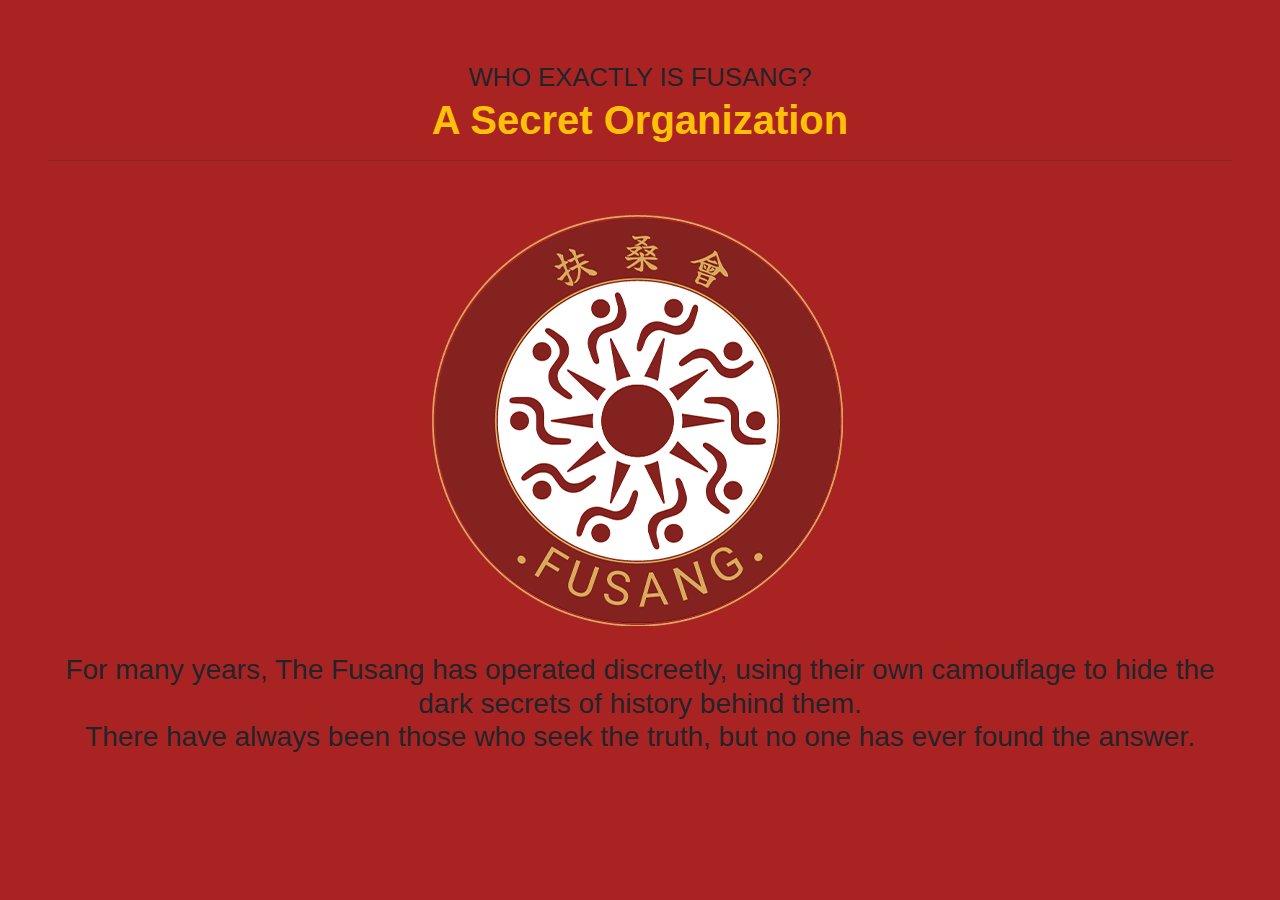
<file: page01.html>
<!DOCTYPE html>
<html lang="zh-Tw">
<!-- Mirrored from timely-jelly-cf554d.netlify.app/page01 by HTTrack Website Copier/3.x [XR&CO'2014], Wed, 30 Oct 2024 09:07:54 GMT -->
<!-- Added by HTTrack --><meta http-equiv="content-type" content="text/html;charset=UTF-8" /><!-- /Added by HTTrack -->
<head>
<meta http-equiv="content-type" content="text/html; charset=UTF-8">
  <meta charset="UTF-8">
  <meta name="viewport" content="width=device-width, initial-scale=1.0">
  <meta name="description" content="WHO EXACTLY IS FUSANG?">
  <meta name="keywords" content="Fusang,archaeology,Ancient civilization,occult,The Sun Empire">
  <meta name="breakpoints" content="1000,499,770">

  <link rel="stylesheet" href="bootstrap.min.css">
  <link rel="stylesheet" href="jquery.dataTables.css">
  <link rel="icon" href="icon.png" type="image/png" sizes="16x16">
  
   
 
  <title>WHO EXACTLY IS FUSANG?</title>
</head>
<body class="containr text-center m-5">
  <h1><small><small>WHO EXACTLY IS FUSANG?</small></small><br><strong class="text-warning">A Secret Organization</strong></h1>
  <hr>

  <img src="img1-1.png" width="" alt="1-1"><br>
<div class="row">
  <div class="col-12 text-center">
  <h3>
    For many years, The Fusang has operated discreetly, using their own camouflage to hide the dark secrets of history behind them.<br>
    There have always been those who seek the truth, but no one has ever found the answer.<br>
  </h3></div>
</div>

</a></body>
<!-- Mirrored from timely-jelly-cf554d.netlify.app/page01 by HTTrack Website Copier/3.x [XR&CO'2014], Wed, 30 Oct 2024 09:07:54 GMT -->
</html>
</file>
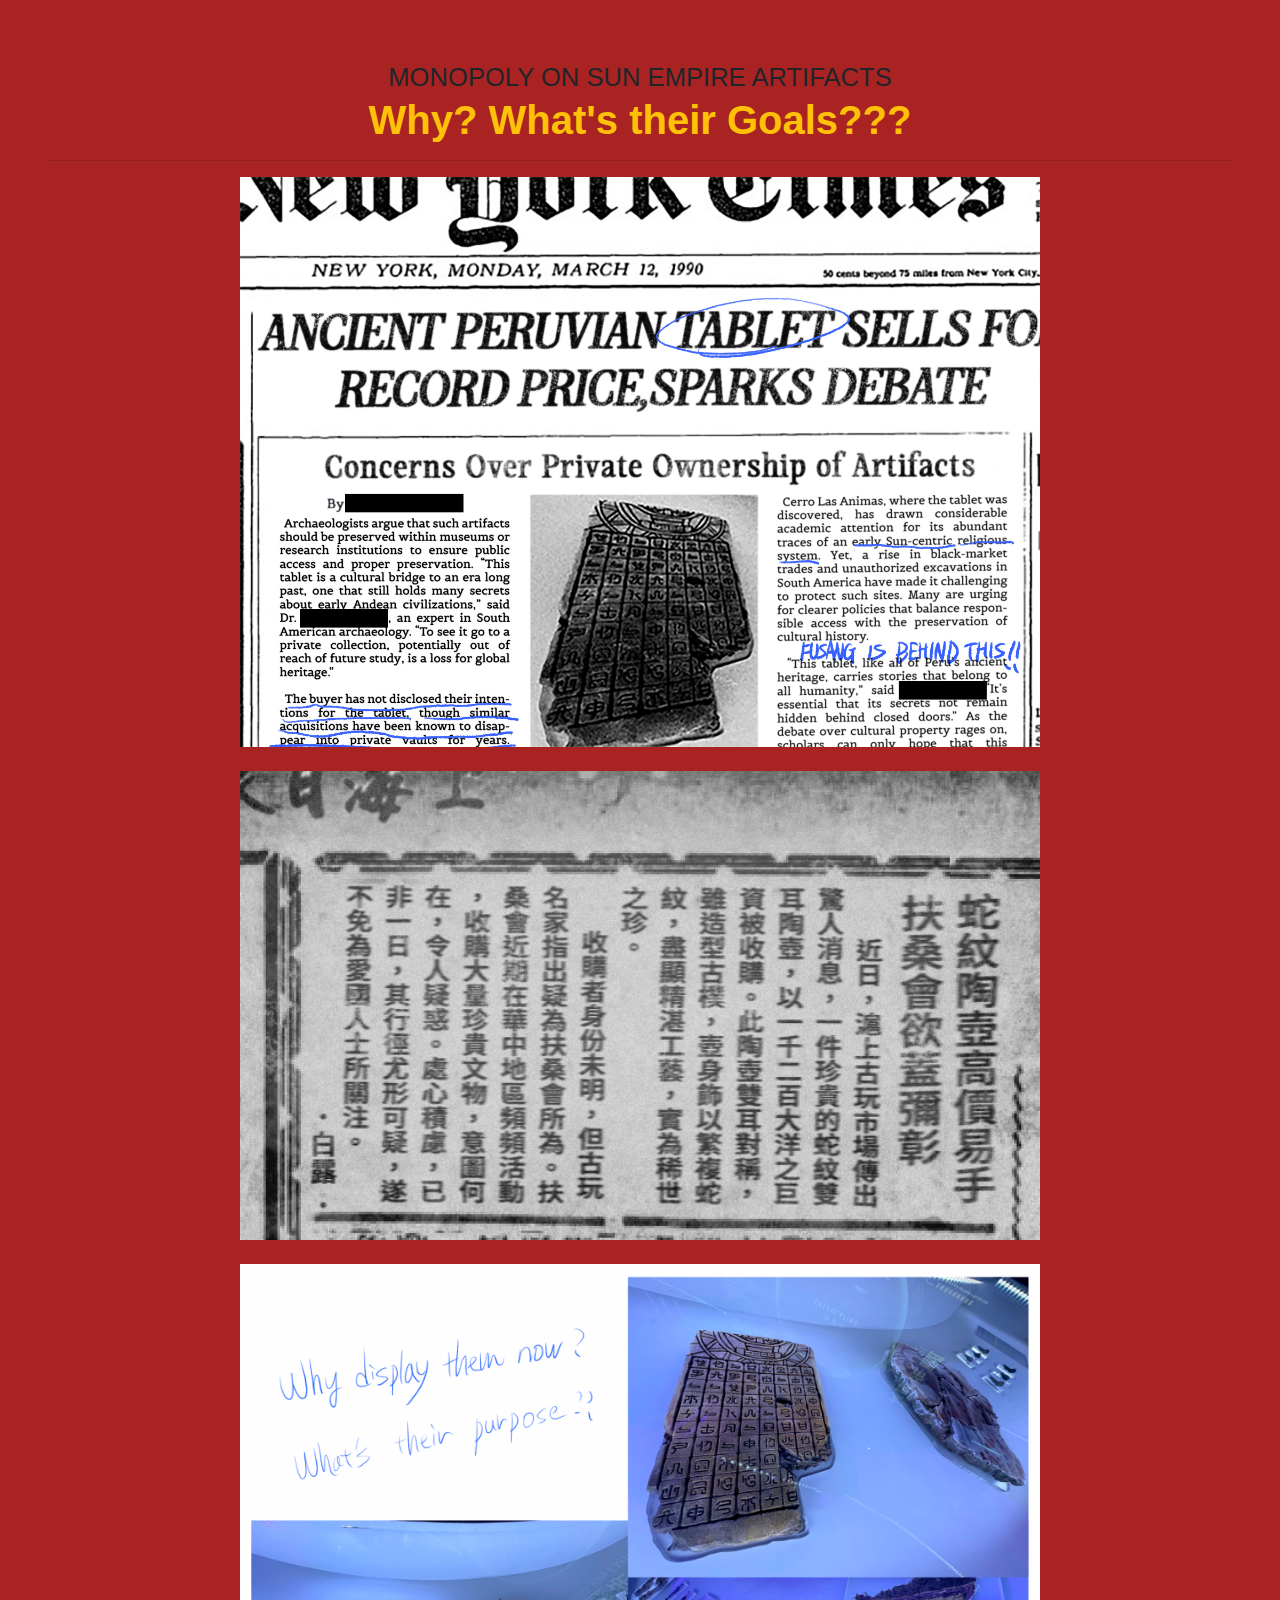
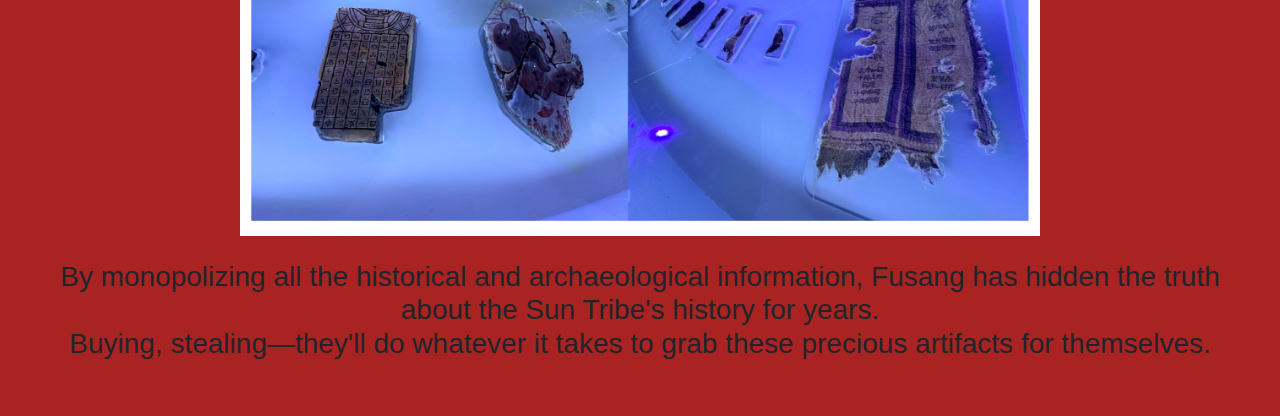
<file: page02.html>
<!DOCTYPE html>
<html lang="zh-Tw">
<!-- Mirrored from timely-jelly-cf554d.netlify.app/page02 by HTTrack Website Copier/3.x [XR&CO'2014], Wed, 30 Oct 2024 09:07:54 GMT -->
<!-- Added by HTTrack --><meta http-equiv="content-type" content="text/html;charset=UTF-8" /><!-- /Added by HTTrack -->
<head>
<meta http-equiv="content-type" content="text/html; charset=UTF-8">
  <meta charset="UTF-8">
  <meta name="viewport" content="width=device-width, initial-scale=1.0">
  <meta name="description" content="MONOPOLY ON SUN EMPIRE ARTIFACTS">
  <meta name="keywords" content="Fusang,archaeology,Ancient civilization,occult,The Sun Empire">
  <meta name="breakpoints" content="1000,499,770">

  <link rel="stylesheet" href="bootstrap.min.css">
  <link rel="stylesheet" href="jquery.dataTables.css">
  <link rel="icon" href="icon.png" type="image/png" sizes="16x16">
  
 
  <title>MONOPOLY ON SUN EMPIRE ARTIFACTS</title>
</head>
<body class="containr text-center m-5">
  <h1><small><small>MONOPOLY ON SUN EMPIRE ARTIFACTS</small></small><br><strong class="text-warning">Why? What's their Goals???</strong></h1>
  <hr>

  <img src="img2-1.jpg" width="800px" alt="2-1"><br><br>
  <img src="img2-2.png" width="800px" alt="2-2"><br><br>
  <img src="img2-3.png" width="800px" alt="2-2"><br><br>
<div class="row">
  <div class="col-12 text-center">
  <h3>
    By monopolizing all the historical and archaeological information, Fusang has hidden the truth about the Sun Tribe's history for years. <br>
    Buying, stealing—they'll do whatever it takes to grab these precious artifacts for themselves.
  </h3></div>
</div>
</a></body>
<!-- Mirrored from timely-jelly-cf554d.netlify.app/page02 by HTTrack Website Copier/3.x [XR&CO'2014], Wed, 30 Oct 2024 09:07:55 GMT -->
</html>
</file>
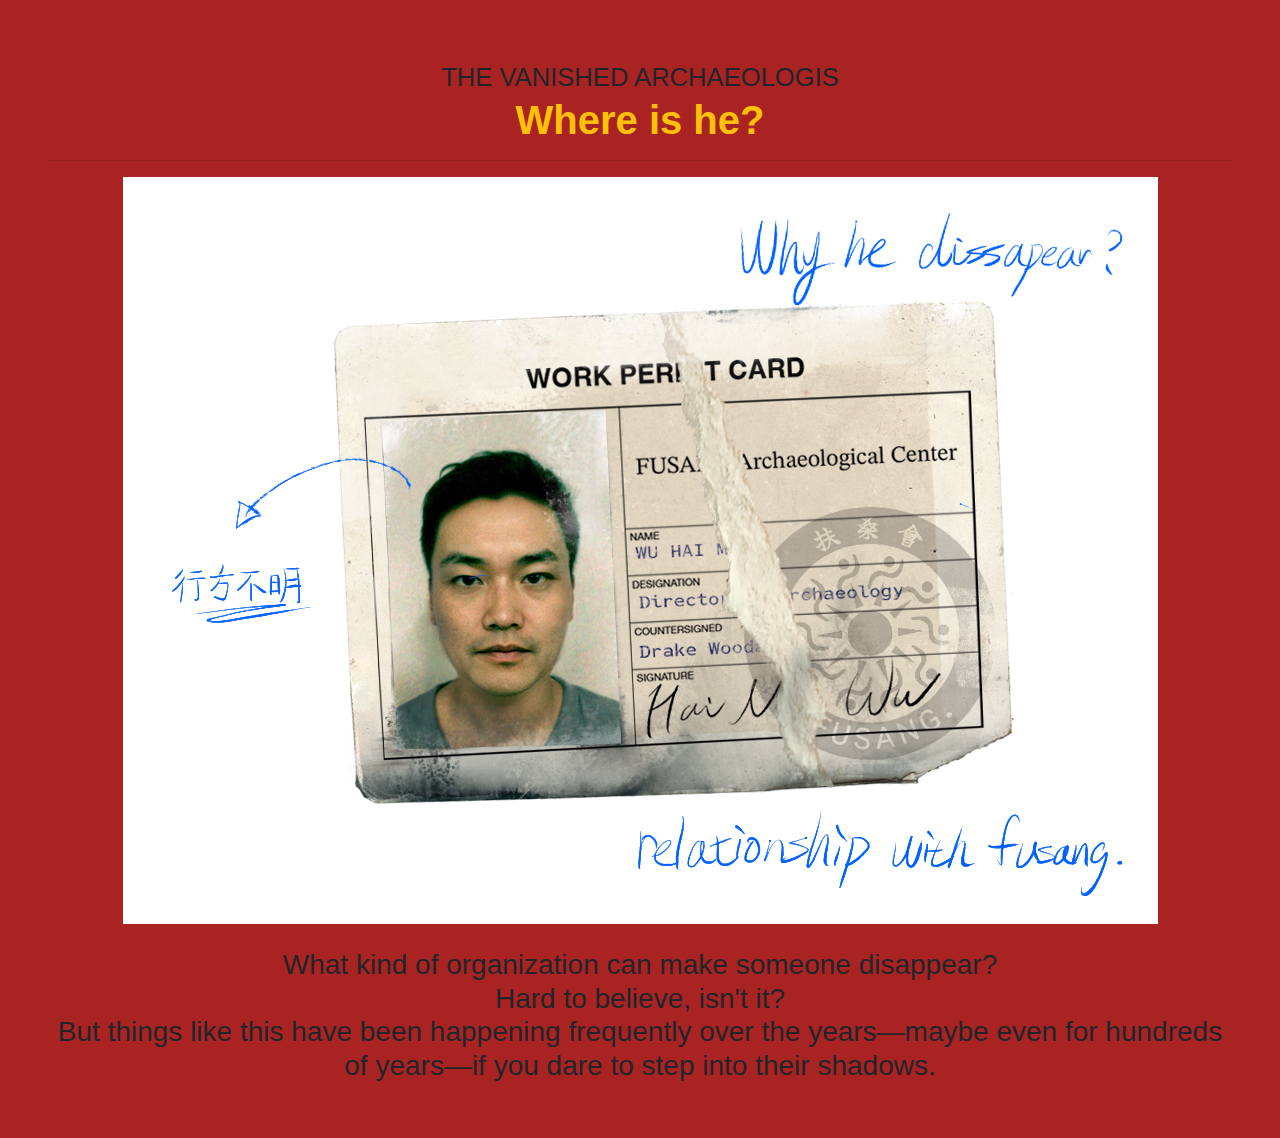
<file: page04.html>
<!DOCTYPE html>
<html lang="zh-Tw">
<!-- Mirrored from timely-jelly-cf554d.netlify.app/page04 by HTTrack Website Copier/3.x [XR&CO'2014], Wed, 30 Oct 2024 09:08:00 GMT -->
<!-- Added by HTTrack --><meta http-equiv="content-type" content="text/html;charset=UTF-8" /><!-- /Added by HTTrack -->
<head>
<meta http-equiv="content-type" content="text/html; charset=UTF-8">
  <meta charset="UTF-8">
  <meta name="viewport" content="width=device-width, initial-scale=1.0">
  <meta name="description" content="UNUSUAL FINANCIAL ACTIVITY OF FUSANG">
  <meta name="keywords" content="Fusang,archaeology,Ancient civilization,occult,The Sun Empire">
  <meta name="breakpoints" content="1000,499,770">

  <link rel="stylesheet" href="bootstrap.min.css">
  <link rel="stylesheet" href="jquery.dataTables.css">
  <link rel="icon" href="icon.png" type="image/png" sizes="16x16">
   
  <title>THE VANISHED ARCHAEOLOGIS</title>
</head>
<body class="containr text-center m-5">
  <h1><small><small>THE VANISHED ARCHAEOLOGIS</small></small><br><strong class="text-warning">Where is he?</strong></h1>
  <hr>

  <img src="img4-1.jpg" width="" alt="4-1"><br><br>
<div class="row">
  <div class="col-12 text-center">
  <h3>
    What kind of organization can make someone disappear? <br>
    Hard to believe, isn't it? <br>
    But things like this have been happening frequently over the years—maybe even for hundreds of years—if you dare to step into their shadows.
  </h3></div>
</div>

</a></body>
<!-- Mirrored from timely-jelly-cf554d.netlify.app/page04 by HTTrack Website Copier/3.x [XR&CO'2014], Wed, 30 Oct 2024 09:08:00 GMT -->
</html>
</file>
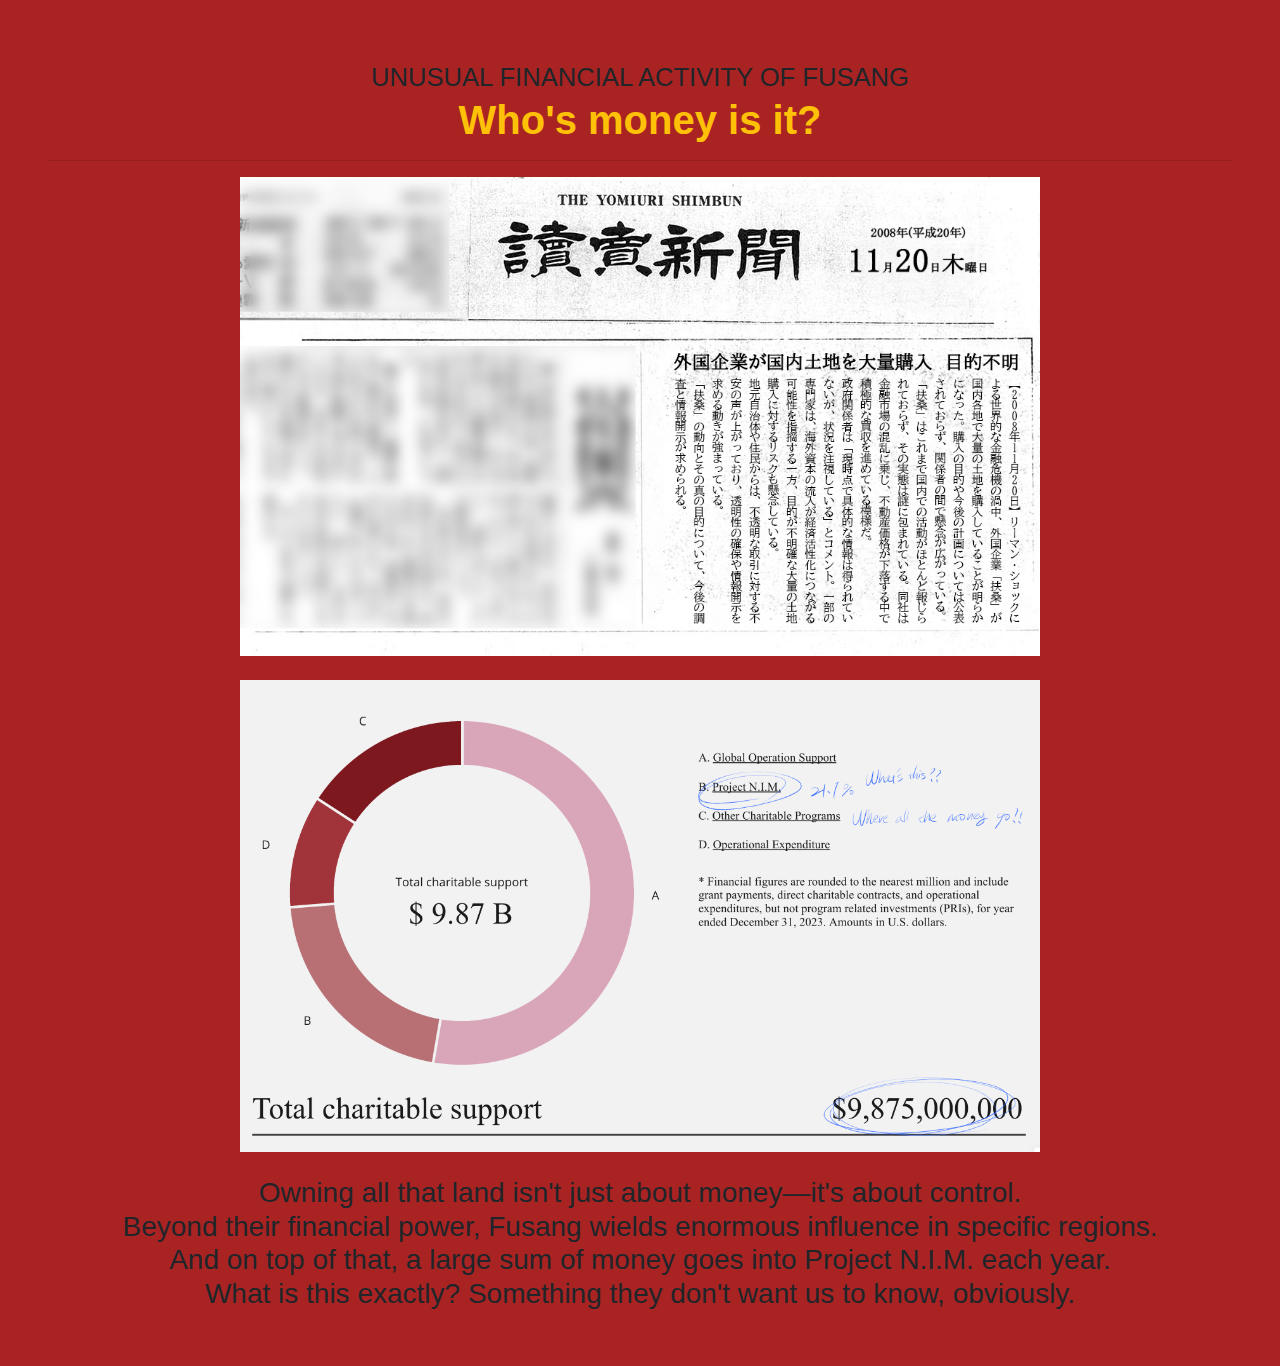
<file: page05.html>
<!DOCTYPE html>
<html lang="zh-Tw">
<!-- Mirrored from timely-jelly-cf554d.netlify.app/page05 by HTTrack Website Copier/3.x [XR&CO'2014], Wed, 30 Oct 2024 09:08:00 GMT -->
<!-- Added by HTTrack --><meta http-equiv="content-type" content="text/html;charset=UTF-8" /><!-- /Added by HTTrack -->
<head>
<meta http-equiv="content-type" content="text/html; charset=UTF-8">
  <meta charset="UTF-8">
  <meta name="viewport" content="width=device-width, initial-scale=1.0">
  <meta name="description" content="UNUSUAL FINANCIAL ACTIVITY OF FUSANG">
  <meta name="keywords" content="Fusang,archaeology,Ancient civilization,occult,The Sun Empire">
  <meta name="breakpoints" content="1000,499,770">

  <link rel="stylesheet" href="bootstrap.min.css">
  <link rel="stylesheet" href="jquery.dataTables.css">
  <link rel="icon" href="icon.png" type="image/png" sizes="16x16">
   
  <title>UNUSUAL FINANCIAL ACTIVITY OF FUSANG</title>
</head>
<body class="containr text-center m-5">
  <h1><small><small>UNUSUAL FINANCIAL ACTIVITY OF FUSANG</small></small><br><strong class="text-warning">Who's money is it?</strong></h1>
  <hr>

  <img src="img5-1.jpg" width="800" alt="5-1"><br><br>
  <img src="img5-2.png" width="800" alt="5-1"><br><br>

<div class="row">
  <!-- <div class="col-0 col-md-1 col-lg-2"></div> -->
  <div class="col-12 text-center">
  <h3>
    Owning all that land isn't just about money—it's about control. <br>
    Beyond their financial power, Fusang wields enormous influence in specific regions. <br>
    And on top of that, a large sum of money goes into Project N.I.M. each year. <br>
    What is this exactly? Something they don't want us to know, obviously.
  </h3></div>
</div>

</a></body>
<!-- Mirrored from timely-jelly-cf554d.netlify.app/page05 by HTTrack Website Copier/3.x [XR&CO'2014], Wed, 30 Oct 2024 09:08:00 GMT -->
</html>
</file>
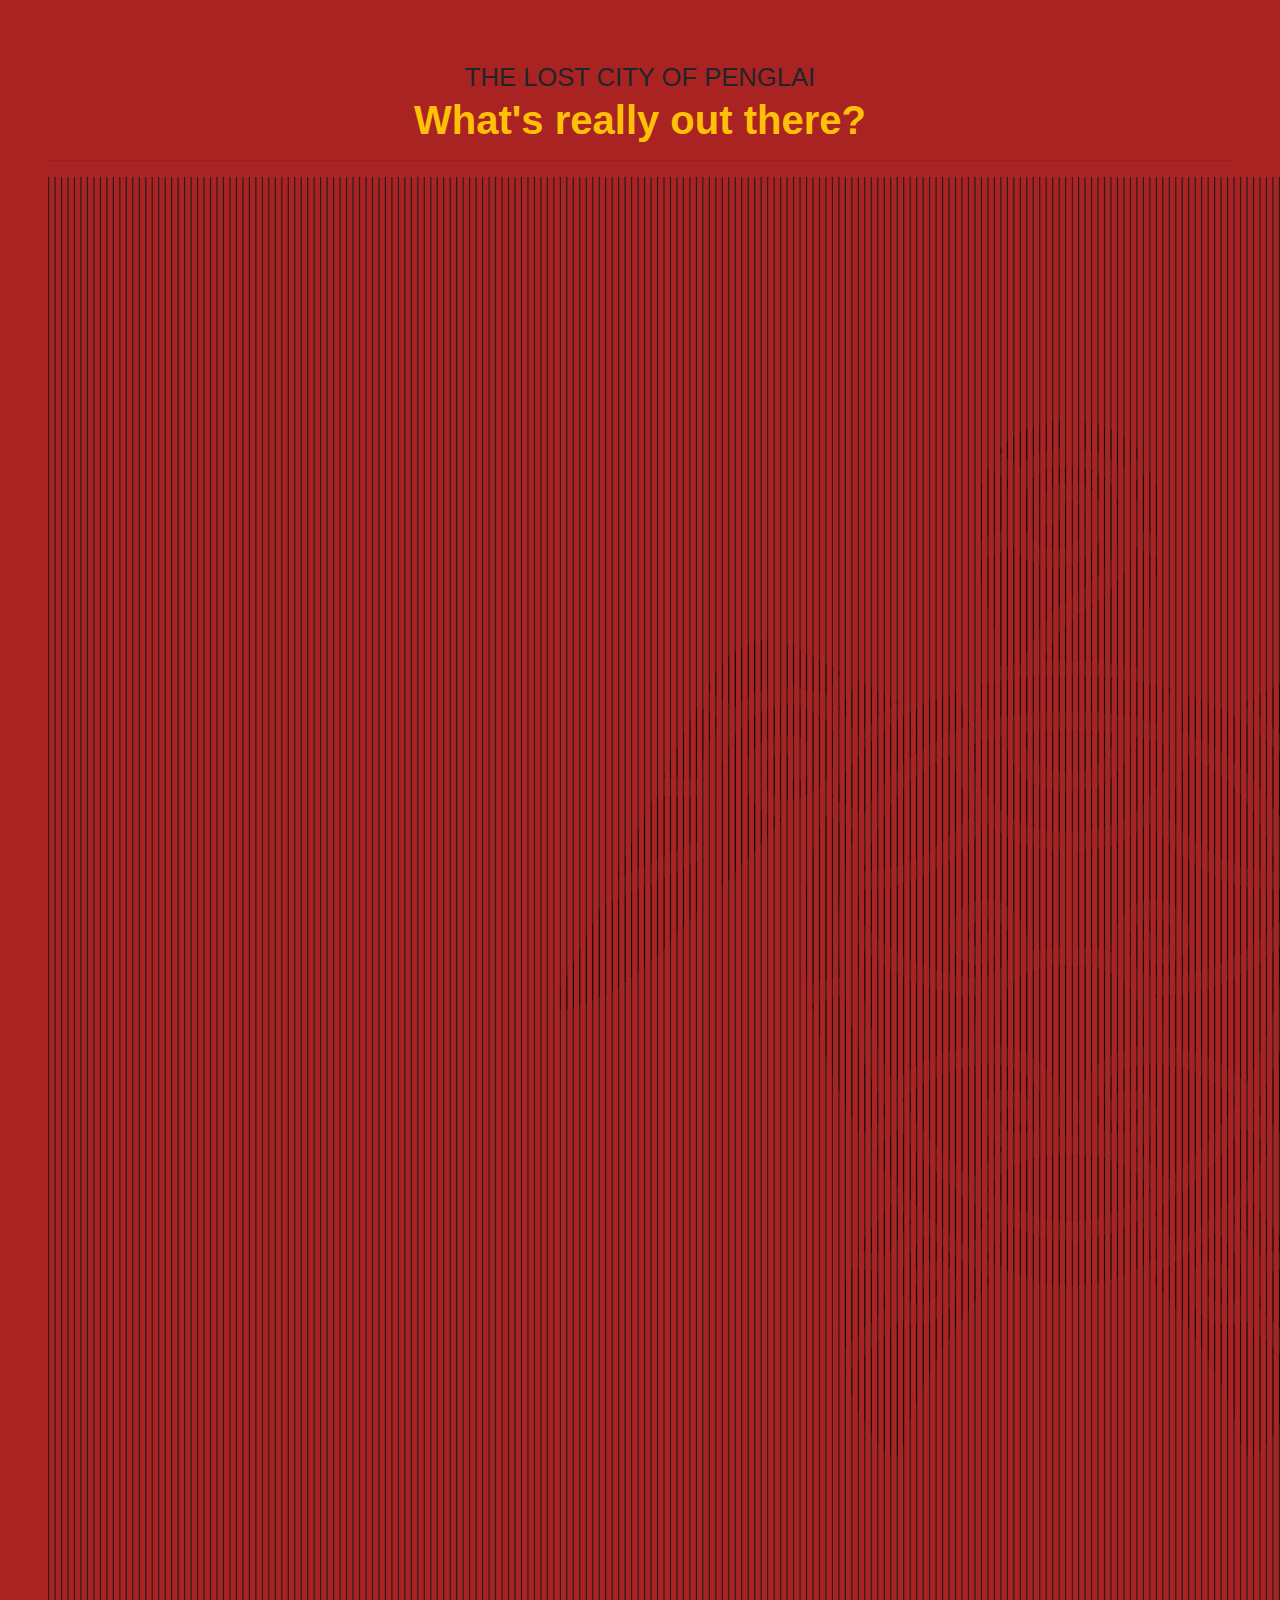
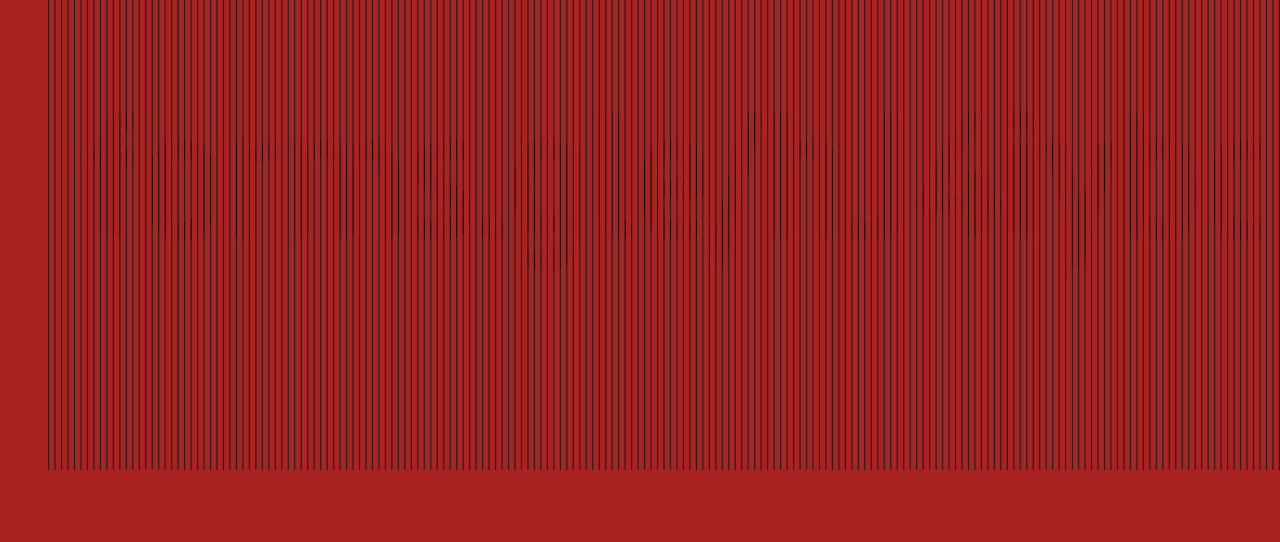
<file: page06.html>
<!DOCTYPE html>
<html lang="zh-Tw">
<!-- Mirrored from timely-jelly-cf554d.netlify.app/page06 by HTTrack Website Copier/3.x [XR&CO'2014], Wed, 30 Oct 2024 09:08:00 GMT -->
<!-- Added by HTTrack --><meta http-equiv="content-type" content="text/html;charset=UTF-8" /><!-- /Added by HTTrack -->
<head>
<meta http-equiv="content-type" content="text/html; charset=UTF-8">
  <meta charset="UTF-8">
  <meta name="viewport" content="width=device-width, initial-scale=1.0">
  <meta name="description" content="THE LOST CITY OF PENGLAI">
  <meta name="keywords" content="Fusang,archaeology,Ancient civilization,occult,The Sun Empire">
  <meta name="breakpoints" content="1000,499,770">

  <link rel="stylesheet" href="bootstrap.min.css">
  <link rel="stylesheet" href="jquery.dataTables.css">
  <link rel="icon" href="icon.png" type="image/png" sizes="16x16">
   
  <title>THE LOST CITY OF PENGLAI</title>
</head>
<body class="containr text-center m-5">
  <h1><small><small>THE LOST CITY OF PENGLAI</small></small><br><strong class="text-warning">What's really out there?</strong></h1>
  <hr>

  <img src="img6-1.jpg" width="" alt="6-1"><br><br>
<div class="row">
  <!-- <div class="col-0 col-md-1 col-lg-2"></div> -->

</div>

</a></body>
<!-- Mirrored from timely-jelly-cf554d.netlify.app/page06 by HTTrack Website Copier/3.x [XR&CO'2014], Wed, 30 Oct 2024 09:08:01 GMT -->
</html>
</file>
